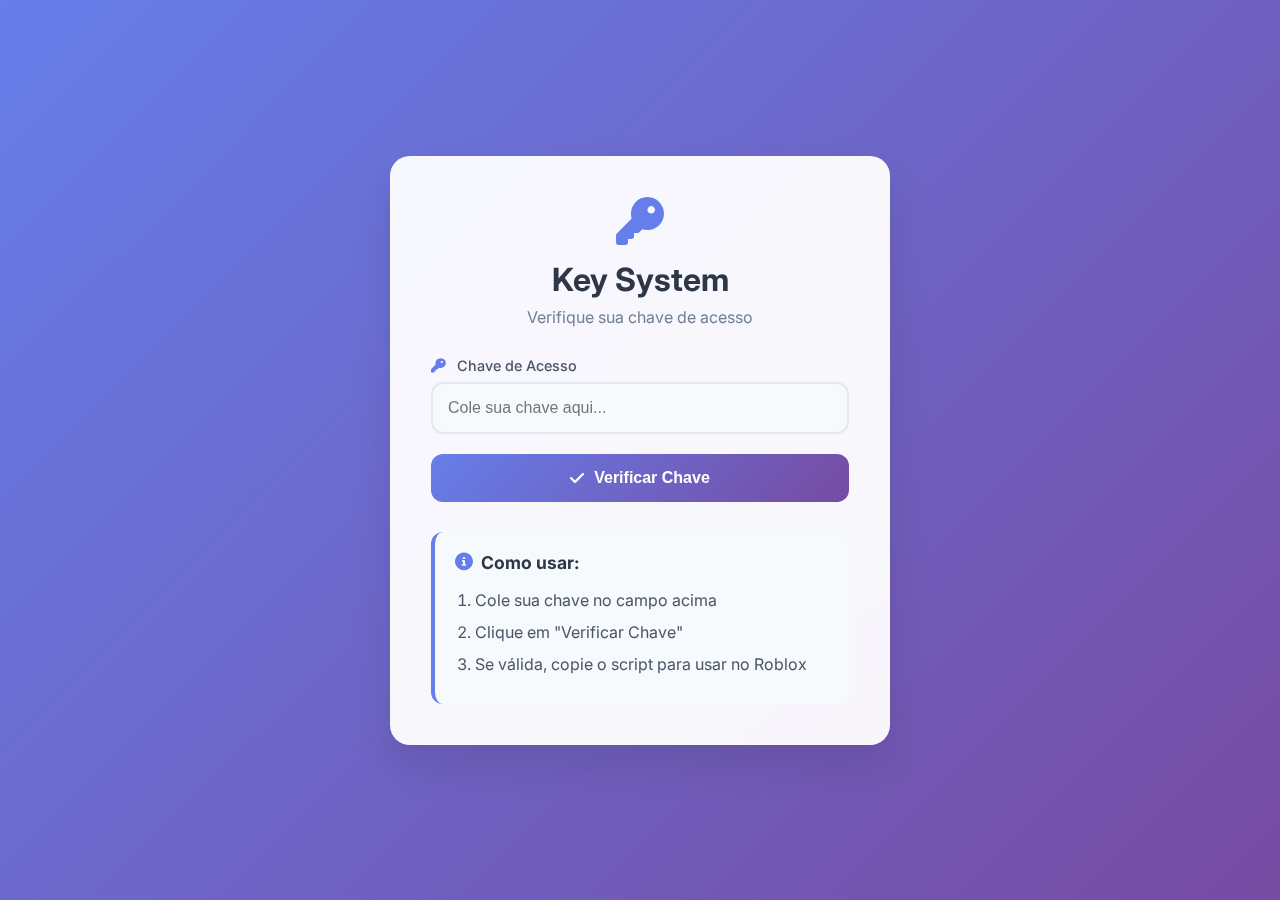
<file: index.html>
<!DOCTYPE html>
<html lang="pt-BR">
<head>
    <meta charset="UTF-8">
    <meta name="viewport" content="width=device-width, initial-scale=1.0">
    <title>Key System - Verificação</title>
    <link rel="stylesheet" href="style.css">
    <link href="https://fonts.googleapis.com/css2?family=Inter:wght@300;400;500;600;700&display=swap" rel="stylesheet">
    <link rel="stylesheet" href="https://cdnjs.cloudflare.com/ajax/libs/font-awesome/6.0.0/css/all.min.css">
</head>
<body>
    <div class="container">
        <div class="card">
            <div class="header">
                <i class="fas fa-key header-icon"></i>
                <h1>Key System</h1>
                <p>Verifique sua chave de acesso</p>
            </div>
            
            <div class="form-container">
                <div class="input-group">
                    <label for="keyInput">
                        <i class="fas fa-key"></i>
                        Chave de Acesso
                    </label>
                    <input 
                        type="text" 
                        id="keyInput" 
                        placeholder="Cole sua chave aqui..."
                        autocomplete="off"
                    >
                </div>
                
                <button id="verifyBtn" class="verify-btn">
                    <i class="fas fa-check"></i>
                    Verificar Chave
                </button>
            </div>
            
            <div id="resultContainer" class="result-container hidden">
                <div id="successResult" class="result success hidden">
                    <i class="fas fa-check-circle"></i>
                    <h3>Chave Válida!</h3>
                    <p>Sua chave foi verificada com sucesso.</p>
                    <button id="copyScriptBtn" class="copy-btn">
                        <i class="fas fa-copy"></i>
                        Copiar Script
                    </button>
                </div>
                
                <div id="errorResult" class="result error hidden">
                    <i class="fas fa-times-circle"></i>
                    <h3>Chave Inválida</h3>
                    <p id="errorMessage">A chave fornecida não é válida.</p>
                </div>
            </div>
            
            <div class="info-section">
                <h3><i class="fas fa-info-circle"></i> Como usar:</h3>
                <ol>
                    <li>Cole sua chave no campo acima</li>
                    <li>Clique em "Verificar Chave"</li>
                    <li>Se válida, copie o script para usar no Roblox</li>
                </ol>
            </div>
        </div>
    </div>
    
    <script src="keys.js"></script>
    <script src="script.js"></script>
</body>
</html>
</file>
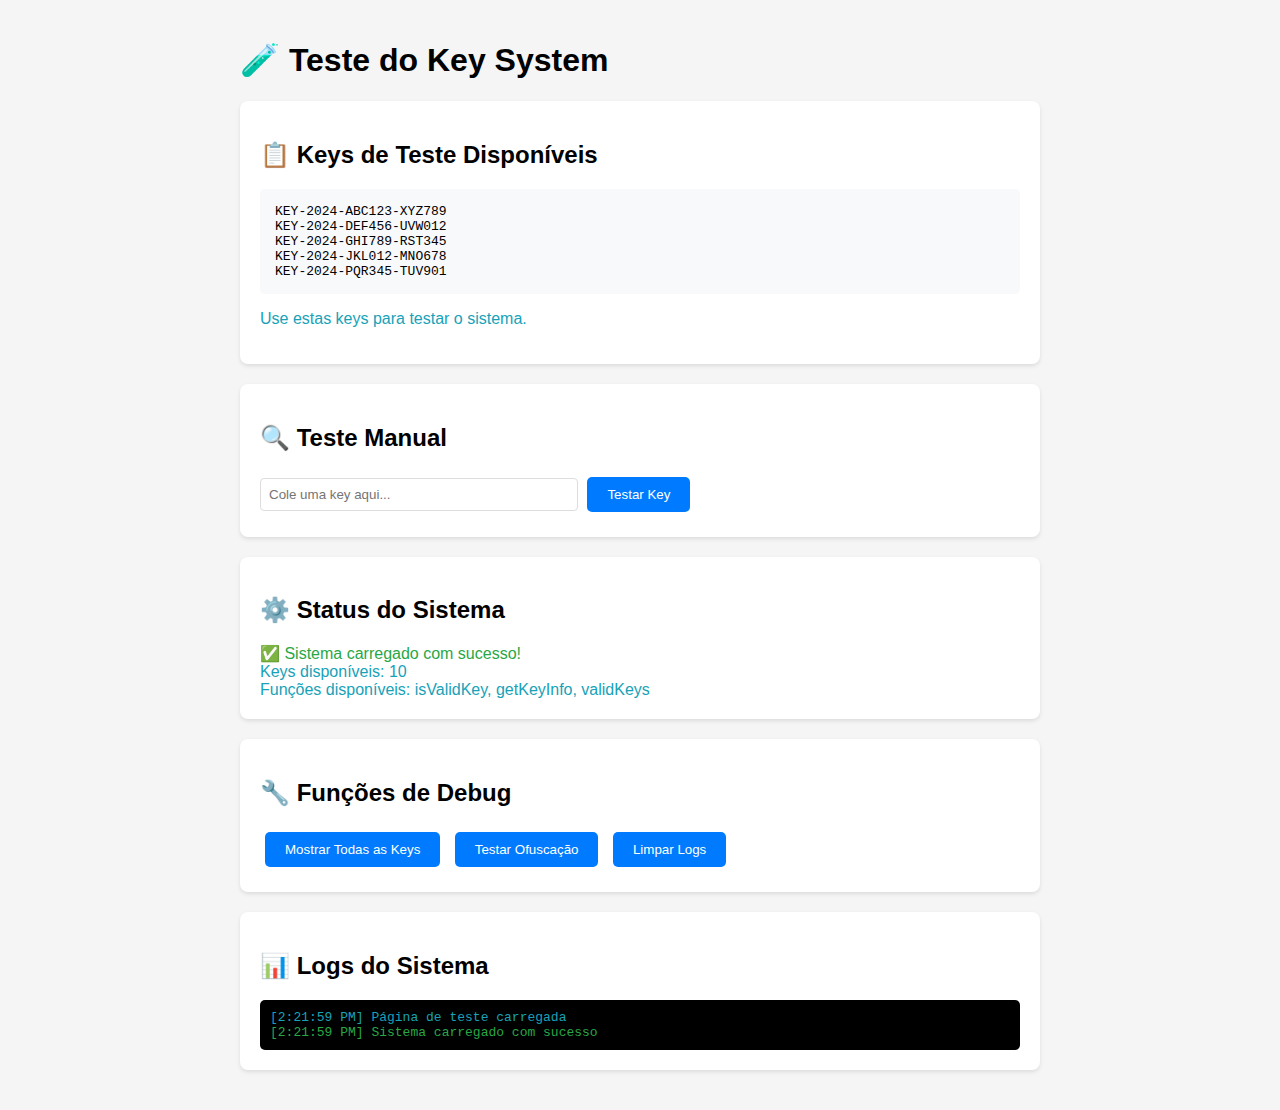
<file: test.html>
<!DOCTYPE html>
<html lang="pt-BR">
<head>
    <meta charset="UTF-8">
    <meta name="viewport" content="width=device-width, initial-scale=1.0">
    <title>Teste - Key System</title>
    <style>
        body {
            font-family: Arial, sans-serif;
            max-width: 800px;
            margin: 0 auto;
            padding: 20px;
            background: #f5f5f5;
        }
        .test-section {
            background: white;
            padding: 20px;
            margin: 20px 0;
            border-radius: 8px;
            box-shadow: 0 2px 4px rgba(0,0,0,0.1);
        }
        .key-list {
            background: #f8f9fa;
            padding: 15px;
            border-radius: 5px;
            font-family: monospace;
        }
        .success { color: #28a745; }
        .error { color: #dc3545; }
        .info { color: #17a2b8; }
        button {
            background: #007bff;
            color: white;
            border: none;
            padding: 10px 20px;
            border-radius: 5px;
            cursor: pointer;
            margin: 5px;
        }
        button:hover {
            background: #0056b3;
        }
        input {
            padding: 8px;
            border: 1px solid #ddd;
            border-radius: 4px;
            width: 300px;
        }
    </style>
</head>
<body>
    <h1>🧪 Teste do Key System</h1>
    
    <div class="test-section">
        <h2>📋 Keys de Teste Disponíveis</h2>
        <div class="key-list">
            <div>KEY-2024-ABC123-XYZ789</div>
            <div>KEY-2024-DEF456-UVW012</div>
            <div>KEY-2024-GHI789-RST345</div>
            <div>KEY-2024-JKL012-MNO678</div>
            <div>KEY-2024-PQR345-TUV901</div>
        </div>
        <p class="info">Use estas keys para testar o sistema.</p>
    </div>

    <div class="test-section">
        <h2>🔍 Teste Manual</h2>
        <input type="text" id="testKey" placeholder="Cole uma key aqui...">
        <button onclick="testKey()">Testar Key</button>
        <div id="testResult"></div>
    </div>

    <div class="test-section">
        <h2>⚙️ Status do Sistema</h2>
        <div id="systemStatus"></div>
    </div>

    <div class="test-section">
        <h2>🔧 Funções de Debug</h2>
        <button onclick="showAllKeys()">Mostrar Todas as Keys</button>
        <button onclick="testObfuscation()">Testar Ofuscação</button>
        <button onclick="clearLogs()">Limpar Logs</button>
        <div id="debugOutput"></div>
    </div>

    <div class="test-section">
        <h2>📊 Logs do Sistema</h2>
        <div id="logs" style="background: #000; color: #0f0; padding: 10px; border-radius: 5px; font-family: monospace; max-height: 200px; overflow-y: auto;"></div>
    </div>

    <script src="keys.js"></script>
    <script>
        // Função para adicionar logs
        function addLog(message, type = 'info') {
            const logs = document.getElementById('logs');
            const timestamp = new Date().toLocaleTimeString();
            const logEntry = document.createElement('div');
            logEntry.innerHTML = `[${timestamp}] ${message}`;
            logEntry.className = type;
            logs.appendChild(logEntry);
            logs.scrollTop = logs.scrollHeight;
        }

        // Testar uma key
        function testKey() {
            const key = document.getElementById('testKey').value.trim();
            const result = document.getElementById('testResult');
            
            if (!key) {
                result.innerHTML = '<span class="error">Por favor, insira uma key.</span>';
                return;
            }

            addLog(`Testando key: ${key}`);
            
            if (window.KeySystem && window.KeySystem.isValidKey(key)) {
                result.innerHTML = '<span class="success">✅ Key válida!</span>';
                addLog('Key válida detectada', 'success');
            } else {
                result.innerHTML = '<span class="error">❌ Key inválida!</span>';
                addLog('Key inválida detectada', 'error');
            }
        }

        // Mostrar todas as keys (desofuscadas)
        function showAllKeys() {
            const output = document.getElementById('debugOutput');
            if (!window.KeySystem) {
                output.innerHTML = '<span class="error">Sistema de keys não carregado!</span>';
                return;
            }

            let keysList = '<h3>Keys Disponíveis:</h3><div class="key-list">';
            window.KeySystem.validKeys.forEach((obfuscatedKey, index) => {
                try {
                    const deobfuscatedKey = atob(obfuscatedKey.split('').reverse().join(''));
                    keysList += `<div>${index + 1}. ${deobfuscatedKey}</div>`;
                } catch (error) {
                    keysList += `<div>${index + 1}. [Erro ao desofuscar]</div>`;
                }
            });
            keysList += '</div>';
            
            output.innerHTML = keysList;
            addLog('Todas as keys mostradas', 'info');
        }

        // Testar ofuscação
        function testObfuscation() {
            const output = document.getElementById('debugOutput');
            const testKey = 'TEST-KEY-123';
            
            // Simular ofuscação
            const obfuscated = btoa(testKey.split('').reverse().join(''));
            const deobfuscated = atob(obfuscated).split('').reverse().join('');
            
            output.innerHTML = `
                <h3>Teste de Ofuscação:</h3>
                <div class="key-list">
                    <div>Original: ${testKey}</div>
                    <div>Ofuscada: ${obfuscated}</div>
                    <div>Desofuscada: ${deobfuscated}</div>
                    <div>Resultado: ${testKey === deobfuscated ? '✅ Sucesso' : '❌ Falha'}</div>
                </div>
            `;
            
            addLog('Teste de ofuscação executado', 'info');
        }

        // Limpar logs
        function clearLogs() {
            document.getElementById('logs').innerHTML = '';
            document.getElementById('debugOutput').innerHTML = '';
            addLog('Logs limpos', 'info');
        }

        // Verificar status do sistema
        function checkSystemStatus() {
            const status = document.getElementById('systemStatus');
            
            if (window.KeySystem) {
                status.innerHTML = `
                    <span class="success">✅ Sistema carregado com sucesso!</span><br>
                    <span class="info">Keys disponíveis: ${window.KeySystem.validKeys.length}</span><br>
                    <span class="info">Funções disponíveis: ${Object.keys(window.KeySystem).join(', ')}</span>
                `;
                addLog('Sistema carregado com sucesso', 'success');
            } else {
                status.innerHTML = '<span class="error">❌ Sistema não carregado!</span>';
                addLog('Sistema não carregado', 'error');
            }
        }

        // Inicializar quando a página carregar
        window.addEventListener('load', () => {
            addLog('Página de teste carregada', 'info');
            checkSystemStatus();
            
            // Teste automático com uma key válida
            setTimeout(() => {
                if (window.KeySystem) {
                    const testKey = 'KEY-2024-ABC123-XYZ789';
                    const isValid = window.KeySystem.isValidKey(testKey);
                    addLog(`Teste automático: ${testKey} - ${isValid ? 'Válida' : 'Inválida'}`, isValid ? 'success' : 'error');
                }
            }, 1000);
        });

        // Permitir testar com Enter
        document.getElementById('testKey').addEventListener('keypress', (e) => {
            if (e.key === 'Enter') {
                testKey();
            }
        });
    </script>
</body>
</html>
</file>
<file: style.css>
* {
    margin: 0;
    padding: 0;
    box-sizing: border-box;
}

body {
    font-family: 'Inter', sans-serif;
    background: linear-gradient(135deg, #667eea 0%, #764ba2 100%);
    min-height: 100vh;
    display: flex;
    align-items: center;
    justify-content: center;
    padding: 20px;
}

.container {
    width: 100%;
    max-width: 500px;
}

.card {
    background: rgba(255, 255, 255, 0.95);
    backdrop-filter: blur(10px);
    border-radius: 20px;
    padding: 40px;
    box-shadow: 0 20px 40px rgba(0, 0, 0, 0.1);
    border: 1px solid rgba(255, 255, 255, 0.2);
}

.header {
    text-align: center;
    margin-bottom: 30px;
}

.header-icon {
    font-size: 3rem;
    color: #667eea;
    margin-bottom: 15px;
}

.header h1 {
    color: #2d3748;
    font-size: 2rem;
    font-weight: 700;
    margin-bottom: 8px;
}

.header p {
    color: #718096;
    font-size: 1rem;
}

.form-container {
    margin-bottom: 30px;
}

.input-group {
    margin-bottom: 20px;
}

.input-group label {
    display: block;
    color: #4a5568;
    font-weight: 500;
    margin-bottom: 8px;
    font-size: 0.9rem;
}

.input-group label i {
    margin-right: 8px;
    color: #667eea;
}

.input-group input {
    width: 100%;
    padding: 15px;
    border: 2px solid #e2e8f0;
    border-radius: 12px;
    font-size: 1rem;
    transition: all 0.3s ease;
    background: #f7fafc;
}

.input-group input:focus {
    outline: none;
    border-color: #667eea;
    background: white;
    box-shadow: 0 0 0 3px rgba(102, 126, 234, 0.1);
}

.verify-btn {
    width: 100%;
    padding: 15px;
    background: linear-gradient(135deg, #667eea 0%, #764ba2 100%);
    color: white;
    border: none;
    border-radius: 12px;
    font-size: 1rem;
    font-weight: 600;
    cursor: pointer;
    transition: all 0.3s ease;
    display: flex;
    align-items: center;
    justify-content: center;
    gap: 10px;
}

.verify-btn:hover {
    transform: translateY(-2px);
    box-shadow: 0 10px 20px rgba(102, 126, 234, 0.3);
}

.verify-btn:active {
    transform: translateY(0);
}

.verify-btn:disabled {
    opacity: 0.6;
    cursor: not-allowed;
    transform: none;
}

.result-container {
    margin-bottom: 30px;
    transition: all 0.3s ease;
}

.result {
    padding: 20px;
    border-radius: 12px;
    text-align: center;
    animation: slideIn 0.3s ease;
}

@keyframes slideIn {
    from {
        opacity: 0;
        transform: translateY(20px);
    }
    to {
        opacity: 1;
        transform: translateY(0);
    }
}

.result.success {
    background: linear-gradient(135deg, #48bb78 0%, #38a169 100%);
    color: white;
}

.result.error {
    background: linear-gradient(135deg, #f56565 0%, #e53e3e 100%);
    color: white;
}

.result i {
    font-size: 2.5rem;
    margin-bottom: 15px;
}

.result h3 {
    font-size: 1.3rem;
    margin-bottom: 10px;
    font-weight: 600;
}

.result p {
    font-size: 1rem;
    margin-bottom: 20px;
    opacity: 0.9;
}

.copy-btn {
    background: rgba(255, 255, 255, 0.2);
    color: white;
    border: 2px solid rgba(255, 255, 255, 0.3);
    padding: 12px 24px;
    border-radius: 8px;
    font-size: 0.9rem;
    font-weight: 500;
    cursor: pointer;
    transition: all 0.3s ease;
    display: inline-flex;
    align-items: center;
    gap: 8px;
}

.copy-btn:hover {
    background: rgba(255, 255, 255, 0.3);
    border-color: rgba(255, 255, 255, 0.5);
    transform: translateY(-1px);
}

.hidden {
    display: none;
}

.info-section {
    background: #f7fafc;
    padding: 20px;
    border-radius: 12px;
    border-left: 4px solid #667eea;
}

.info-section h3 {
    color: #2d3748;
    font-size: 1.1rem;
    margin-bottom: 15px;
    display: flex;
    align-items: center;
    gap: 8px;
}

.info-section h3 i {
    color: #667eea;
}

.info-section ol {
    color: #4a5568;
    padding-left: 20px;
}

.info-section li {
    margin-bottom: 8px;
    line-height: 1.5;
}

/* Responsividade */
@media (max-width: 600px) {
    .card {
        padding: 30px 20px;
    }
    
    .header h1 {
        font-size: 1.7rem;
    }
    
    .header-icon {
        font-size: 2.5rem;
    }
}

/* Loading animation */
.loading {
    position: relative;
}

.loading::after {
    content: '';
    position: absolute;
    width: 20px;
    height: 20px;
    top: 50%;
    left: 50%;
    margin-left: -10px;
    margin-top: -10px;
    border: 2px solid transparent;
    border-top: 2px solid currentColor;
    border-radius: 50%;
    animation: spin 1s linear infinite;
}

@keyframes spin {
    0% { transform: rotate(0deg); }
    100% { transform: rotate(360deg); }
}

/* Toast notification */
.toast {
    position: fixed;
    top: 20px;
    right: 20px;
    background: #48bb78;
    color: white;
    padding: 15px 20px;
    border-radius: 8px;
    box-shadow: 0 4px 12px rgba(0, 0, 0, 0.15);
    z-index: 1000;
    animation: slideInRight 0.3s ease;
}

@keyframes slideInRight {
    from {
        transform: translateX(100%);
        opacity: 0;
    }
    to {
        transform: translateX(0);
        opacity: 1;
    }
}
</file>
